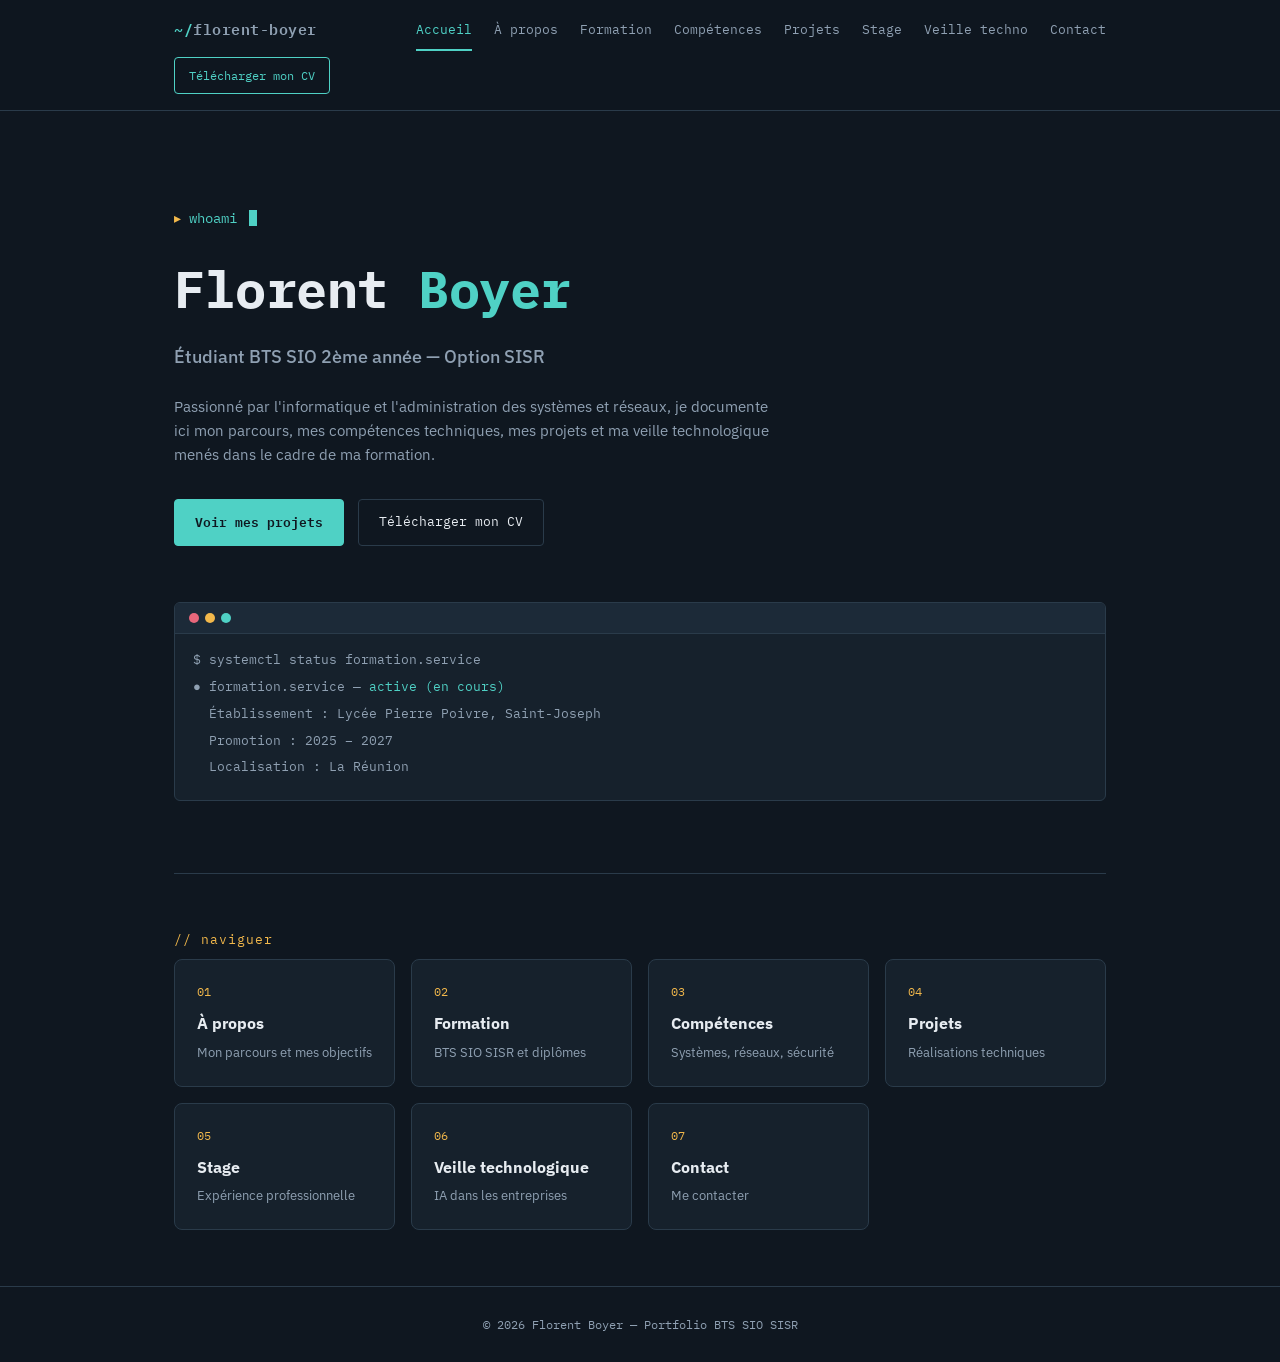
<file: index.html>
<!DOCTYPE html>
<html lang="fr">
<head>
<meta charset="UTF-8">
<meta name="viewport" content="width=device-width, initial-scale=1.0">
<title>Florent Boyer — Portfolio BTS SIO SISR</title>
<link rel="preconnect" href="https://fonts.googleapis.com">
<link href="https://fonts.googleapis.com/css2?family=IBM+Plex+Mono:wght@400;500;600;700&family=IBM+Plex+Sans:wght@400;500;600;700&display=swap" rel="stylesheet">
<link rel="stylesheet" href="style.css">
</head>
<body>

<header>
  <nav>
    <div class="logo">~/<span>florent-boyer</span></div>
    <div class="nav-links">
      <a href="index.html" class="active">Accueil</a>
      <a href="apropos.html">À propos</a>
      <a href="formation.html">Formation</a>
      <a href="competences.html">Compétences</a>
      <a href="projets.html">Projets</a>
      <a href="stage.html">Stage</a>
      <a href="veille.html">Veille techno</a>
      <a href="contact.html">Contact</a>
    </div>
    <a href="cv.pdf" target="_blank" rel="noopener" class="nav-cv">Télécharger mon CV</a>
  </nav>
</header>

<main class="wrap">

  <section class="hero" style="border-top:none;">
    <div class="prompt-line">whoami<span class="cursor"></span></div>
    <h1>Florent <span class="accent">Boyer</span></h1>
    <div class="role">Étudiant BTS SIO 2ème année — Option SISR</div>
    <p class="pitch">
      Passionné par l'informatique et l'administration des systèmes et réseaux, je documente ici
      mon parcours, mes compétences techniques, mes projets et ma veille technologique menés dans
      le cadre de ma formation.
    </p>
    <div class="hero-actions">
      <a href="projets.html" class="btn btn-primary">Voir mes projets</a>
      <a href="cv.pdf" target="_blank" rel="noopener" class="btn btn-ghost">Télécharger mon CV</a>
    </div>

    <div class="status-bar">
      <div class="status-bar-head">
        <div class="dot red"></div><div class="dot yellow"></div><div class="dot green"></div>
      </div>
      <div class="status-bar-body">
        <div class="line">$ systemctl status formation.service</div>
        <div class="line">● formation.service — <span class="ok">active (en cours)</span></div>
        <div class="line">&nbsp;&nbsp;Établissement : Lycée Pierre Poivre, Saint-Joseph</div>
        <div class="line">&nbsp;&nbsp;Promotion : 2025 – 2027</div>
        <div class="line">&nbsp;&nbsp;Localisation : La Réunion</div>
      </div>
    </div>
  </section>

  <section>
    <div class="section-label">// naviguer</div>
    <div class="nav-cards">
      <a href="apropos.html" class="nav-card">
        <div class="num">01</div>
        <h3>À propos</h3>
        <p>Mon parcours et mes objectifs</p>
      </a>
      <a href="formation.html" class="nav-card">
        <div class="num">02</div>
        <h3>Formation</h3>
        <p>BTS SIO SISR et diplômes</p>
      </a>
      <a href="competences.html" class="nav-card">
        <div class="num">03</div>
        <h3>Compétences</h3>
        <p>Systèmes, réseaux, sécurité</p>
      </a>
      <a href="projets.html" class="nav-card">
        <div class="num">04</div>
        <h3>Projets</h3>
        <p>Réalisations techniques</p>
      </a>
      <a href="stage.html" class="nav-card">
        <div class="num">05</div>
        <h3>Stage</h3>
        <p>Expérience professionnelle</p>
      </a>
      <a href="veille.html" class="nav-card">
        <div class="num">06</div>
        <h3>Veille technologique</h3>
        <p>IA dans les entreprises</p>
      </a>
      <a href="contact.html" class="nav-card">
        <div class="num">07</div>
        <h3>Contact</h3>
        <p>Me contacter</p>
      </a>
    </div>
  </section>

</main>

<footer>
  © 2026 Florent Boyer — Portfolio BTS SIO SISR
</footer>

</body>
</html>
</file>
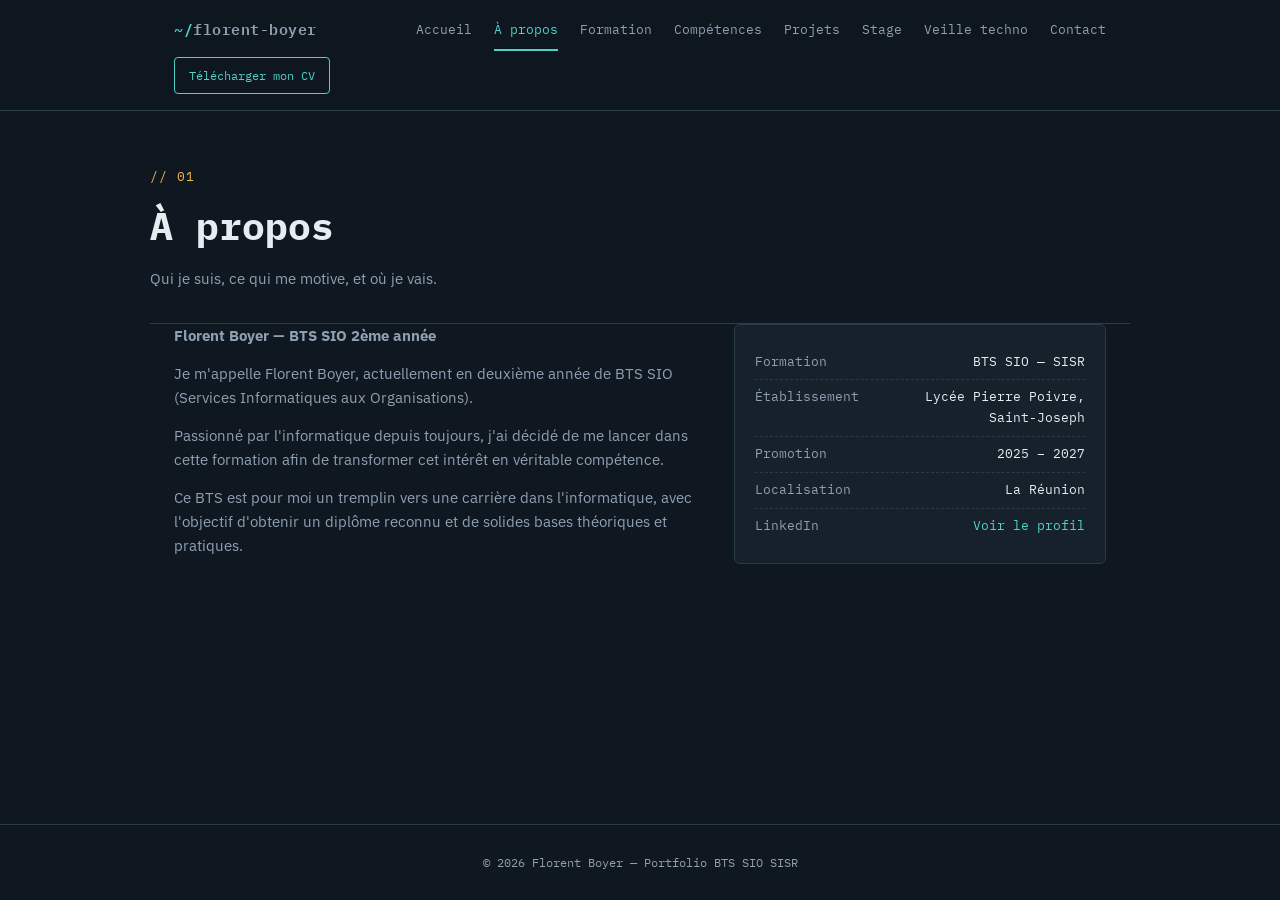
<file: apropos.html>
<!DOCTYPE html>
<html lang="fr">
<head>
<meta charset="UTF-8">
<meta name="viewport" content="width=device-width, initial-scale=1.0">
<title>À propos — Florent Boyer</title>
<link rel="preconnect" href="https://fonts.googleapis.com">
<link href="https://fonts.googleapis.com/css2?family=IBM+Plex+Mono:wght@400;500;600;700&family=IBM+Plex+Sans:wght@400;500;600;700&display=swap" rel="stylesheet">
<link rel="stylesheet" href="style.css">
</head>
<body>

<header>
  <nav>
    <div class="logo">~/<span>florent-boyer</span></div>
    <div class="nav-links">
      <a href="index.html">Accueil</a>
      <a href="apropos.html" class="active">À propos</a>
      <a href="formation.html">Formation</a>
      <a href="competences.html">Compétences</a>
      <a href="projets.html">Projets</a>
      <a href="stage.html">Stage</a>
      <a href="veille.html">Veille techno</a>
      <a href="contact.html">Contact</a>
    </div>
    <a href="cv.pdf" target="_blank" rel="noopener" class="nav-cv">Télécharger mon CV</a>
  </nav>
</header>

<main>
  <div class="page-header wrap">
    <div class="section-label">// 01</div>
    <h1 class="page-title">À propos</h1>
    <p class="page-sub">Qui je suis, ce qui me motive, et où je vais.</p>
  </div>

  <section class="wrap">
    <div class="about-grid">
      <div>
        <p><strong>Florent Boyer — BTS SIO 2ème année</strong></p>
        <p>Je m'appelle Florent Boyer, actuellement en deuxième année de BTS SIO (Services Informatiques aux Organisations).</p>
        <p>Passionné par l'informatique depuis toujours, j'ai décidé de me lancer dans cette formation afin de transformer cet intérêt en véritable compétence.</p>
        <p>Ce BTS est pour moi un tremplin vers une carrière dans l'informatique, avec l'objectif d'obtenir un diplôme reconnu et de solides bases théoriques et pratiques.</p>
      </div>
      <div class="info-card">
        <div><span class="k">Formation</span><span class="v">BTS SIO — SISR</span></div>
        <div><span class="k">Établissement</span><span class="v">Lycée Pierre Poivre, Saint-Joseph</span></div>
        <div><span class="k">Promotion</span><span class="v">2025 – 2027</span></div>
        <div><span class="k">Localisation</span><span class="v">La Réunion</span></div>
        <div><span class="k">LinkedIn</span><span class="v"><a href="https://www.linkedin.com/in/boyer-florent-1851bb3b8/" target="_blank" rel="noopener" style="color:var(--accent)">Voir le profil</a></span></div>
      </div>
    </div>
  </section>
</main>

<footer>
  © 2026 Florent Boyer — Portfolio BTS SIO SISR
</footer>

</body>
</html>
</file>
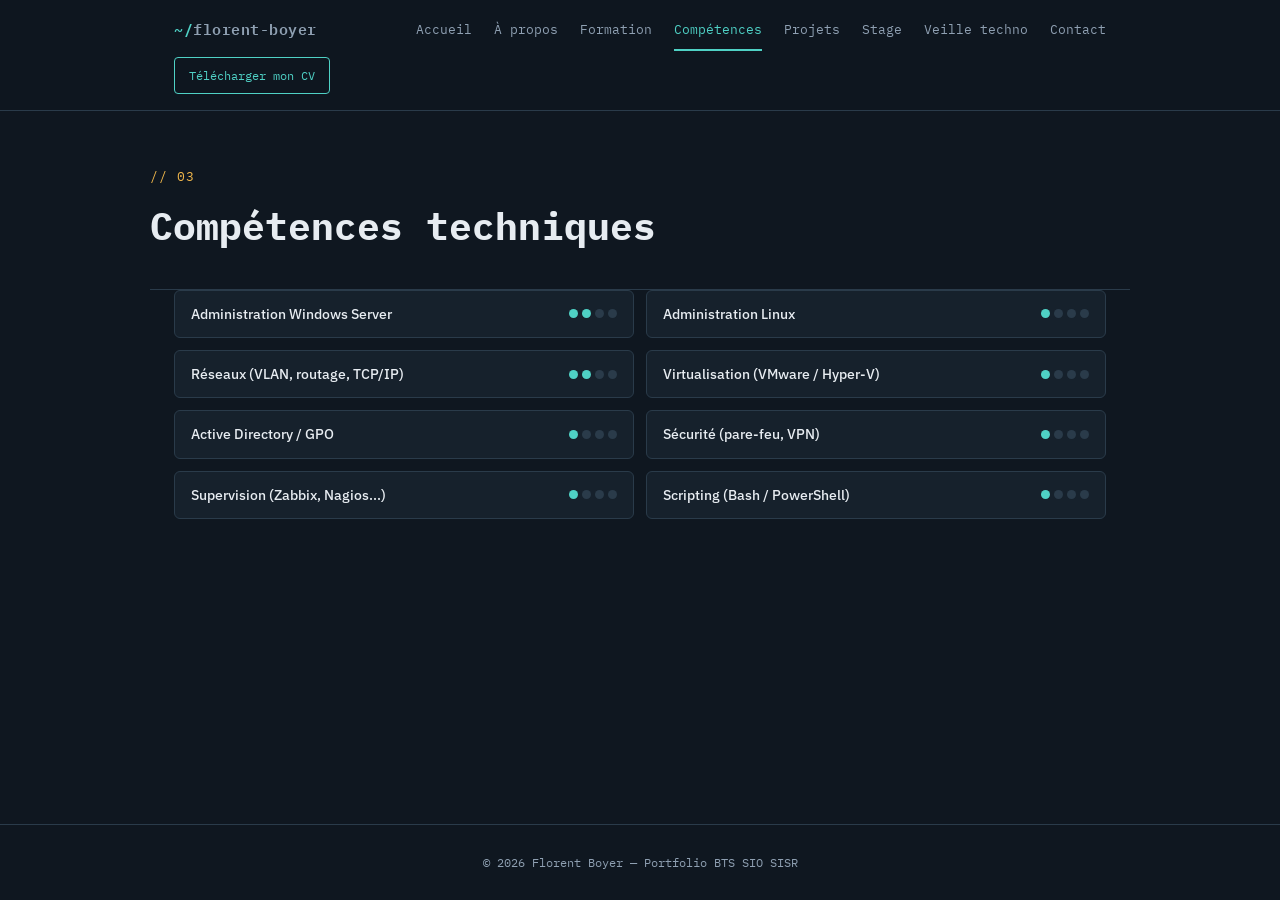
<file: competences.html>
<!DOCTYPE html>
<html lang="fr">
<head>
<meta charset="UTF-8">
<meta name="viewport" content="width=device-width, initial-scale=1.0">
<title>Compétences — Florent Boyer</title>
<link rel="preconnect" href="https://fonts.googleapis.com">
<link href="https://fonts.googleapis.com/css2?family=IBM+Plex+Mono:wght@400;500;600;700&family=IBM+Plex+Sans:wght@400;500;600;700&display=swap" rel="stylesheet">
<link rel="stylesheet" href="style.css">
</head>
<body>

<header>
  <nav>
    <div class="logo">~/<span>florent-boyer</span></div>
    <div class="nav-links">
      <a href="index.html">Accueil</a>
      <a href="apropos.html">À propos</a>
      <a href="formation.html">Formation</a>
      <a href="competences.html" class="active">Compétences</a>
      <a href="projets.html">Projets</a>
      <a href="stage.html">Stage</a>
      <a href="veille.html">Veille techno</a>
      <a href="contact.html">Contact</a>
    </div>
    <a href="cv.pdf" target="_blank" rel="noopener" class="nav-cv">Télécharger mon CV</a>
  </nav>
</header>

<main>
  <div class="page-header wrap">
    <div class="section-label">// 03</div>
    <h1 class="page-title">Compétences techniques</h1>
  </div>

  <section class="wrap">
    <div class="skills-grid">
      <div class="skill-row"><span class="skill-name">Administration Windows Server</span><span class="skill-level"><span class="lvl-dot on"></span><span class="lvl-dot on"></span><span class="lvl-dot"></span><span class="lvl-dot"></span></span></div>
      <div class="skill-row"><span class="skill-name">Administration Linux</span><span class="skill-level"><span class="lvl-dot on"></span><span class="lvl-dot"></span><span class="lvl-dot"></span><span class="lvl-dot"></span></span></div>
      <div class="skill-row"><span class="skill-name">Réseaux (VLAN, routage, TCP/IP)</span><span class="skill-level"><span class="lvl-dot on"></span><span class="lvl-dot on"></span><span class="lvl-dot"></span><span class="lvl-dot"></span></span></div>
      <div class="skill-row"><span class="skill-name">Virtualisation (VMware / Hyper-V)</span><span class="skill-level"><span class="lvl-dot on"></span><span class="lvl-dot"></span><span class="lvl-dot"></span><span class="lvl-dot"></span></span></div>
      <div class="skill-row"><span class="skill-name">Active Directory / GPO</span><span class="skill-level"><span class="lvl-dot on"></span><span class="lvl-dot"></span><span class="lvl-dot"></span><span class="lvl-dot"></span></span></div>
      <div class="skill-row"><span class="skill-name">Sécurité (pare-feu, VPN)</span><span class="skill-level"><span class="lvl-dot on"></span><span class="lvl-dot"></span><span class="lvl-dot"></span><span class="lvl-dot"></span></span></div>
      <div class="skill-row"><span class="skill-name">Supervision (Zabbix, Nagios...)</span><span class="skill-level"><span class="lvl-dot on"></span><span class="lvl-dot"></span><span class="lvl-dot"></span><span class="lvl-dot"></span></span></div>
      <div class="skill-row"><span class="skill-name">Scripting (Bash / PowerShell)</span><span class="skill-level"><span class="lvl-dot on"></span><span class="lvl-dot"></span><span class="lvl-dot"></span><span class="lvl-dot"></span></span></div>
    </div>
  </section>
</main>

<footer>
  © 2026 Florent Boyer — Portfolio BTS SIO SISR
</footer>

</body>
</html>
</file>
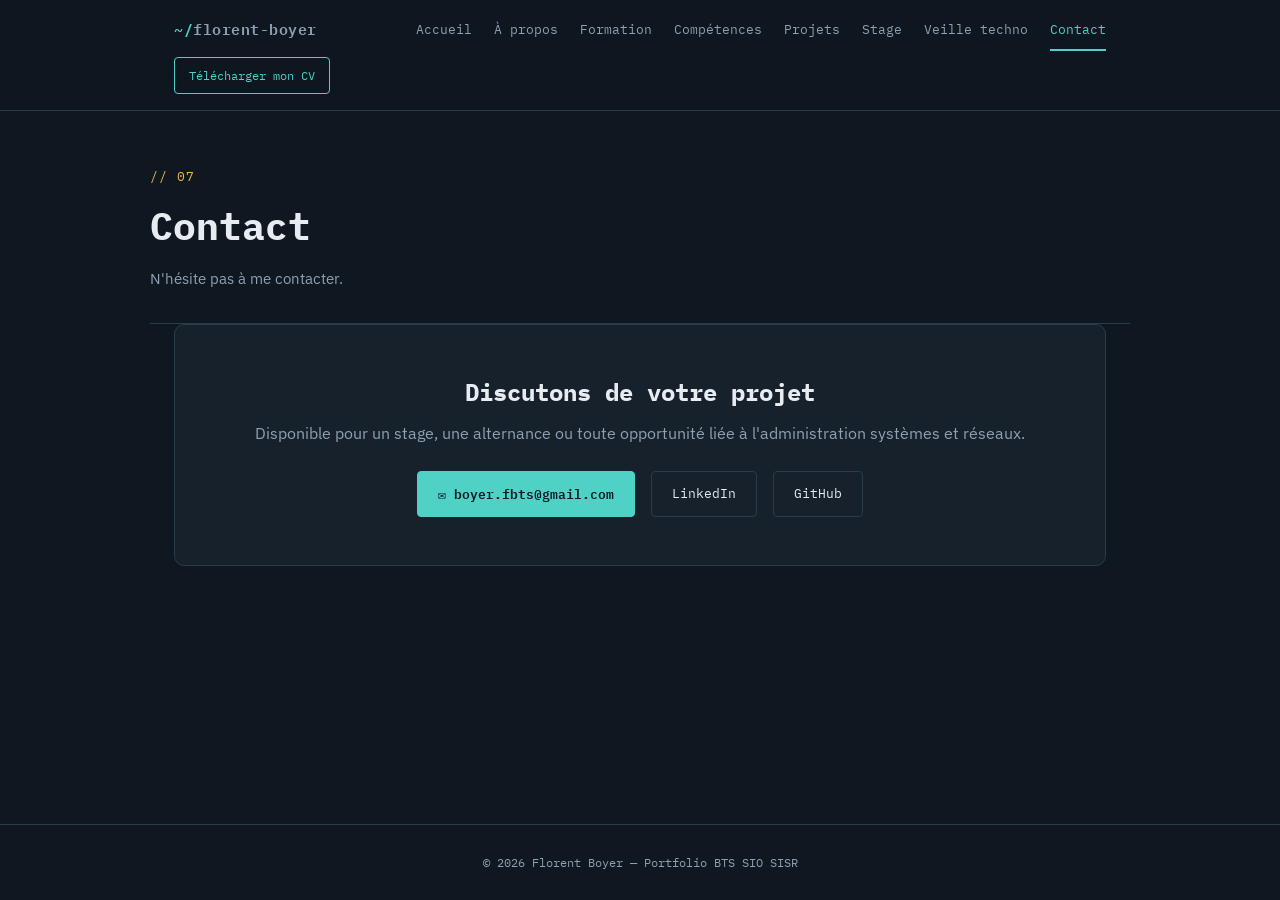
<file: contact.html>
<!DOCTYPE html>
<html lang="fr">
<head>
<meta charset="UTF-8">
<meta name="viewport" content="width=device-width, initial-scale=1.0">
<title>Contact — Florent Boyer</title>
<link rel="preconnect" href="https://fonts.googleapis.com">
<link href="https://fonts.googleapis.com/css2?family=IBM+Plex+Mono:wght@400;500;600;700&family=IBM+Plex+Sans:wght@400;500;600;700&display=swap" rel="stylesheet">
<link rel="stylesheet" href="style.css">
</head>
<body>

<header>
  <nav>
    <div class="logo">~/<span>florent-boyer</span></div>
    <div class="nav-links">
      <a href="index.html">Accueil</a>
      <a href="apropos.html">À propos</a>
      <a href="formation.html">Formation</a>
      <a href="competences.html">Compétences</a>
      <a href="projets.html">Projets</a>
      <a href="stage.html">Stage</a>
      <a href="veille.html">Veille techno</a>
      <a href="contact.html" class="active">Contact</a>
    </div>
    <a href="cv.pdf" target="_blank" rel="noopener" class="nav-cv">Télécharger mon CV</a>
  </nav>
</header>

<main>
  <div class="page-header wrap">
    <div class="section-label">// 07</div>
    <h1 class="page-title">Contact</h1>
    <p class="page-sub">N'hésite pas à me contacter.</p>
  </div>

  <section class="wrap">
    <div class="contact-box">
      <h2>Discutons de votre projet</h2>
      <p>Disponible pour un stage, une alternance ou toute opportunité liée à l'administration systèmes et réseaux.</p>
      <div class="contact-links">
        <a href="mailto:boyer.fbts@gmail.com" class="btn btn-primary">✉ boyer.fbts@gmail.com</a>
        <a href="https://www.linkedin.com/in/boyer-florent-1851bb3b8/" class="btn btn-ghost" target="_blank" rel="noopener">LinkedIn</a>
        <a href="https://github.com/florent-boyer" class="btn btn-ghost" target="_blank" rel="noopener">GitHub</a>
      </div>
    </div>
  </section>
</main>

<footer>
  © 2026 Florent Boyer — Portfolio BTS SIO SISR
</footer>

</body>
</html>
</file>
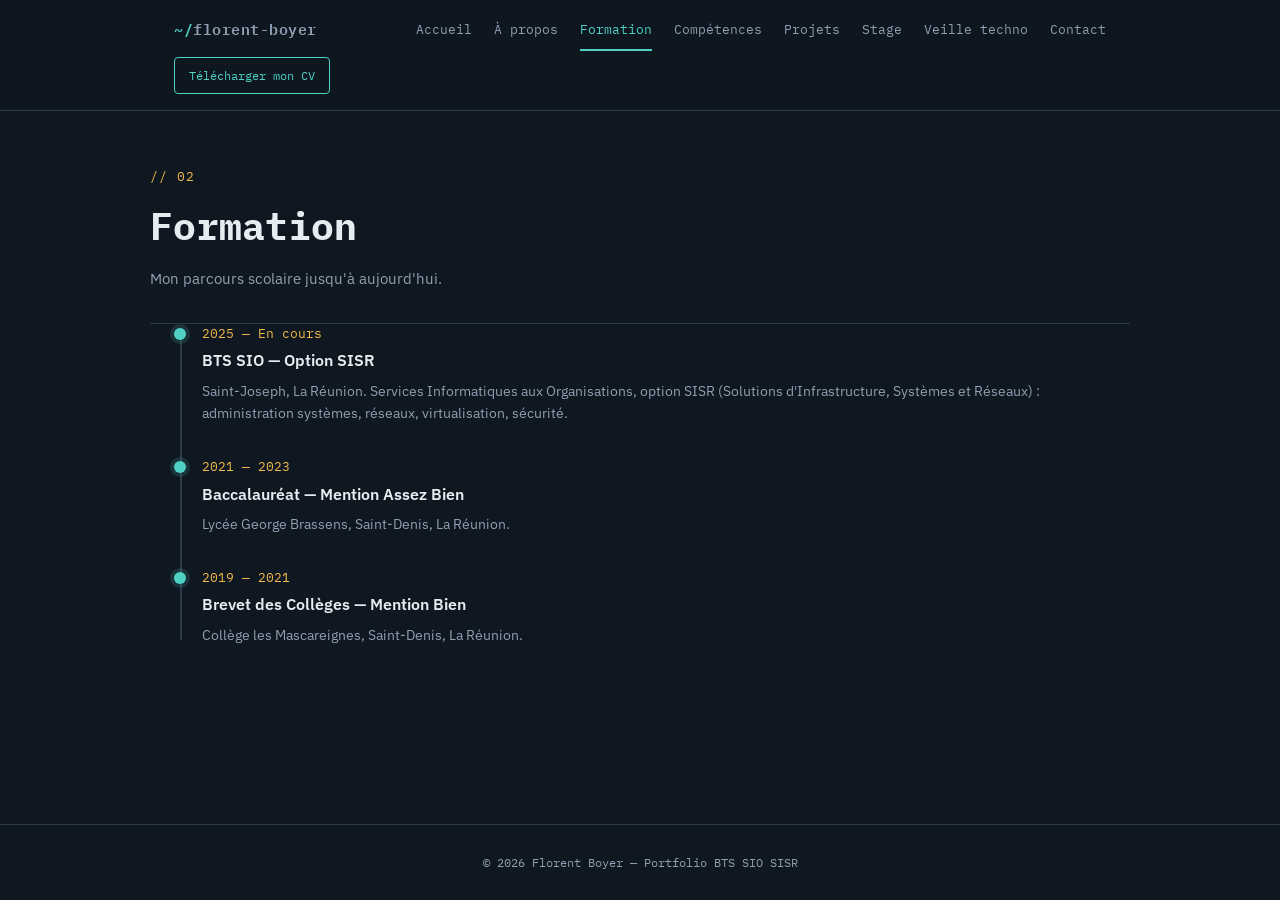
<file: formation.html>
<!DOCTYPE html>
<html lang="fr">
<head>
<meta charset="UTF-8">
<meta name="viewport" content="width=device-width, initial-scale=1.0">
<title>Formation — Florent Boyer</title>
<link rel="preconnect" href="https://fonts.googleapis.com">
<link href="https://fonts.googleapis.com/css2?family=IBM+Plex+Mono:wght@400;500;600;700&family=IBM+Plex+Sans:wght@400;500;600;700&display=swap" rel="stylesheet">
<link rel="stylesheet" href="style.css">
</head>
<body>

<header>
  <nav>
    <div class="logo">~/<span>florent-boyer</span></div>
    <div class="nav-links">
      <a href="index.html">Accueil</a>
      <a href="apropos.html">À propos</a>
      <a href="formation.html" class="active">Formation</a>
      <a href="competences.html">Compétences</a>
      <a href="projets.html">Projets</a>
      <a href="stage.html">Stage</a>
      <a href="veille.html">Veille techno</a>
      <a href="contact.html">Contact</a>
    </div>
    <a href="cv.pdf" target="_blank" rel="noopener" class="nav-cv">Télécharger mon CV</a>
  </nav>
</header>

<main>
  <div class="page-header wrap">
    <div class="section-label">// 02</div>
    <h1 class="page-title">Formation</h1>
    <p class="page-sub">Mon parcours scolaire jusqu'à aujourd'hui.</p>
  </div>

  <section class="wrap">
    <div class="timeline">
      <div class="tl-item">
        <div class="tl-date">2025 — En cours</div>
        <div class="tl-title">BTS SIO — Option SISR</div>
        <div class="tl-desc">Saint-Joseph, La Réunion. Services Informatiques aux Organisations, option SISR (Solutions d'Infrastructure, Systèmes et Réseaux) : administration systèmes, réseaux, virtualisation, sécurité.</div>
      </div>
      <div class="tl-item">
        <div class="tl-date">2021 — 2023</div>
        <div class="tl-title">Baccalauréat — Mention Assez Bien</div>
        <div class="tl-desc">Lycée George Brassens, Saint-Denis, La Réunion.</div>
      </div>
      <div class="tl-item">
        <div class="tl-date">2019 — 2021</div>
        <div class="tl-title">Brevet des Collèges — Mention Bien</div>
        <div class="tl-desc">Collège les Mascareignes, Saint-Denis, La Réunion.</div>
      </div>
    </div>
  </section>
</main>

<footer>
  © 2026 Florent Boyer — Portfolio BTS SIO SISR
</footer>

</body>
</html>
</file>
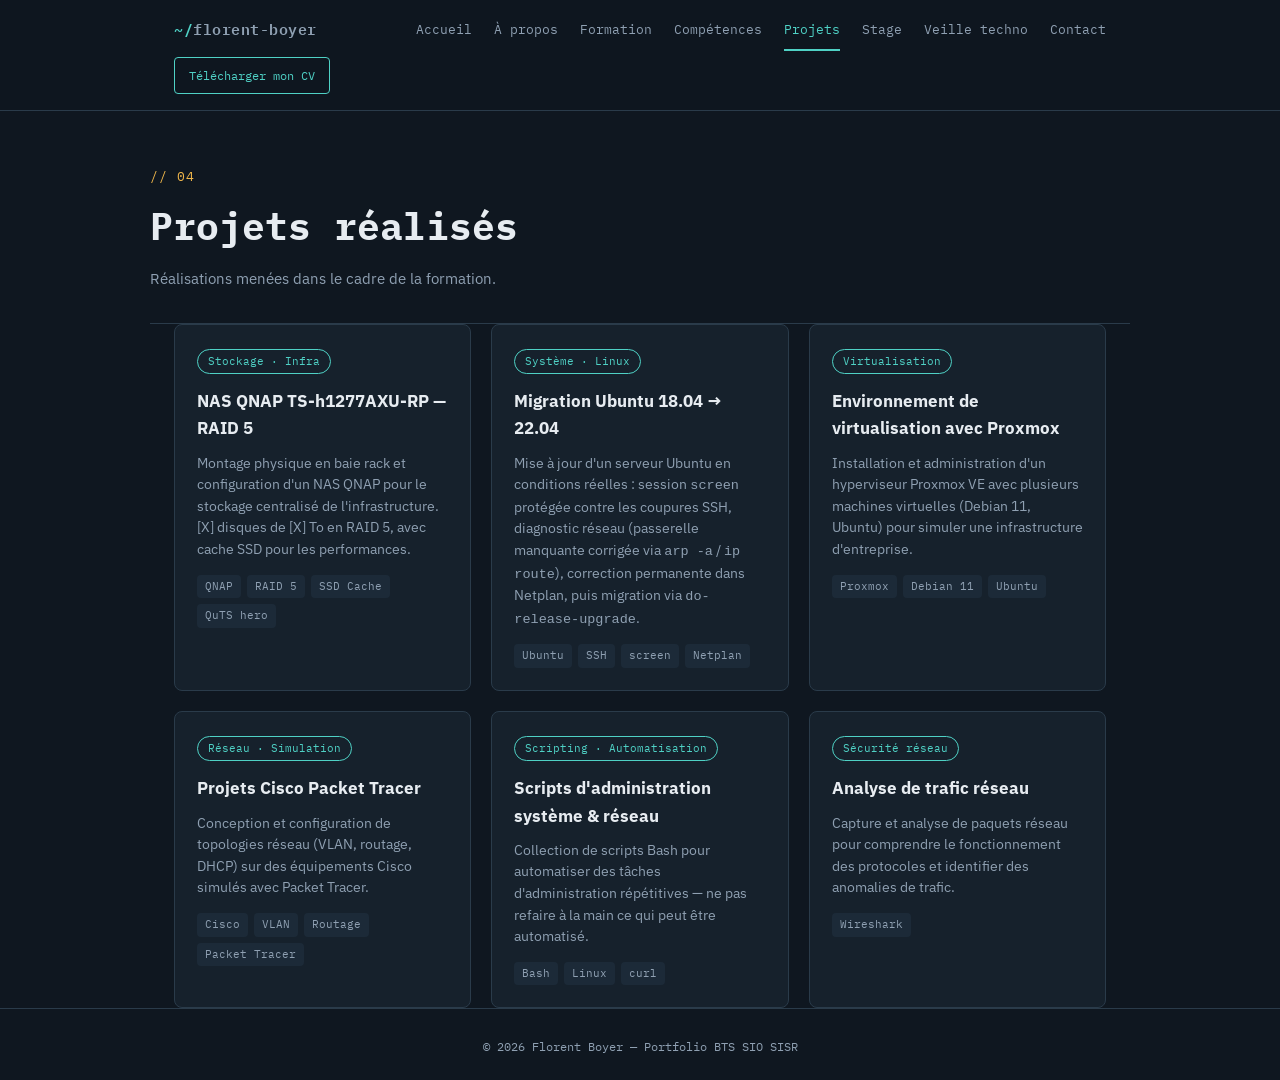
<file: projets-2.html>
<!DOCTYPE html>
<html lang="fr">
<head>
<meta charset="UTF-8">
<meta name="viewport" content="width=device-width, initial-scale=1.0">
<title>Projets — Florent Boyer</title>
<link rel="preconnect" href="https://fonts.googleapis.com">
<link href="https://fonts.googleapis.com/css2?family=IBM+Plex+Mono:wght@400;500;600;700&family=IBM+Plex+Sans:wght@400;500;600;700&display=swap" rel="stylesheet">
<link rel="stylesheet" href="style.css">
</head>
<body>

<header>
  <nav>
    <div class="logo">~/<span>florent-boyer</span></div>
    <div class="nav-links">
      <a href="index.html">Accueil</a>
      <a href="apropos.html">À propos</a>
      <a href="formation.html">Formation</a>
      <a href="competences.html">Compétences</a>
      <a href="projets.html" class="active">Projets</a>
      <a href="stage.html">Stage</a>
      <a href="veille.html">Veille techno</a>
      <a href="contact.html">Contact</a>
    </div>
    <a href="cv.pdf" target="_blank" rel="noopener" class="nav-cv">Télécharger mon CV</a>
  </nav>
</header>

<main>
  <div class="page-header wrap">
    <div class="section-label">// 04</div>
    <h1 class="page-title">Projets réalisés</h1>
    <p class="page-sub">Réalisations menées dans le cadre de la formation.</p>
  </div>

  <section class="wrap">
    <div class="projects-grid">
      <div class="project-card">
        <span class="project-tag">Stockage · Infra</span>
        <h3>NAS QNAP TS-h1277AXU-RP — RAID 5</h3>
        <p>Montage physique en baie rack et configuration d'un NAS QNAP pour le stockage centralisé de l'infrastructure. [X] disques de [X] To en RAID 5, avec cache SSD pour les performances.</p>
        <div class="project-stack"><span>QNAP</span><span>RAID 5</span><span>SSD Cache</span><span>QuTS hero</span></div>
      </div>
      <div class="project-card">
        <span class="project-tag">Système · Linux</span>
        <h3>Migration Ubuntu 18.04 → 22.04</h3>
        <p>Mise à jour d'un serveur Ubuntu en conditions réelles : session <code>screen</code> protégée contre les coupures SSH, diagnostic réseau (passerelle manquante corrigée via <code>arp -a</code> / <code>ip route</code>), correction permanente dans Netplan, puis migration via <code>do-release-upgrade</code>.</p>
        <div class="project-stack"><span>Ubuntu</span><span>SSH</span><span>screen</span><span>Netplan</span></div>
      </div>
      <div class="project-card">
        <span class="project-tag">Virtualisation</span>
        <h3>Environnement de virtualisation avec Proxmox</h3>
        <p>Installation et administration d'un hyperviseur Proxmox VE avec plusieurs machines virtuelles (Debian 11, Ubuntu) pour simuler une infrastructure d'entreprise.</p>
        <div class="project-stack"><span>Proxmox</span><span>Debian 11</span><span>Ubuntu</span></div>
      </div>
      <div class="project-card">
        <span class="project-tag">Réseau · Simulation</span>
        <h3>Projets Cisco Packet Tracer</h3>
        <p>Conception et configuration de topologies réseau (VLAN, routage, DHCP) sur des équipements Cisco simulés avec Packet Tracer.</p>
        <div class="project-stack"><span>Cisco</span><span>VLAN</span><span>Routage</span><span>Packet Tracer</span></div>
      </div>
      <div class="project-card">
        <span class="project-tag">Scripting · Automatisation</span>
        <h3>Scripts d'administration système & réseau</h3>
        <p>Collection de scripts Bash pour automatiser des tâches d'administration répétitives — ne pas refaire à la main ce qui peut être automatisé.</p>
        <div class="project-stack"><span>Bash</span><span>Linux</span><span>curl</span></div>
      </div>
      <div class="project-card">
        <span class="project-tag">Sécurité réseau</span>
        <h3>Analyse de trafic réseau</h3>
        <p>Capture et analyse de paquets réseau pour comprendre le fonctionnement des protocoles et identifier des anomalies de trafic.</p>
        <div class="project-stack"><span>Wireshark</span></div>
      </div>
    </div>
  </section>
</main>

<footer>
  © 2026 Florent Boyer — Portfolio BTS SIO SISR
</footer>

</body>
</html>
</file>
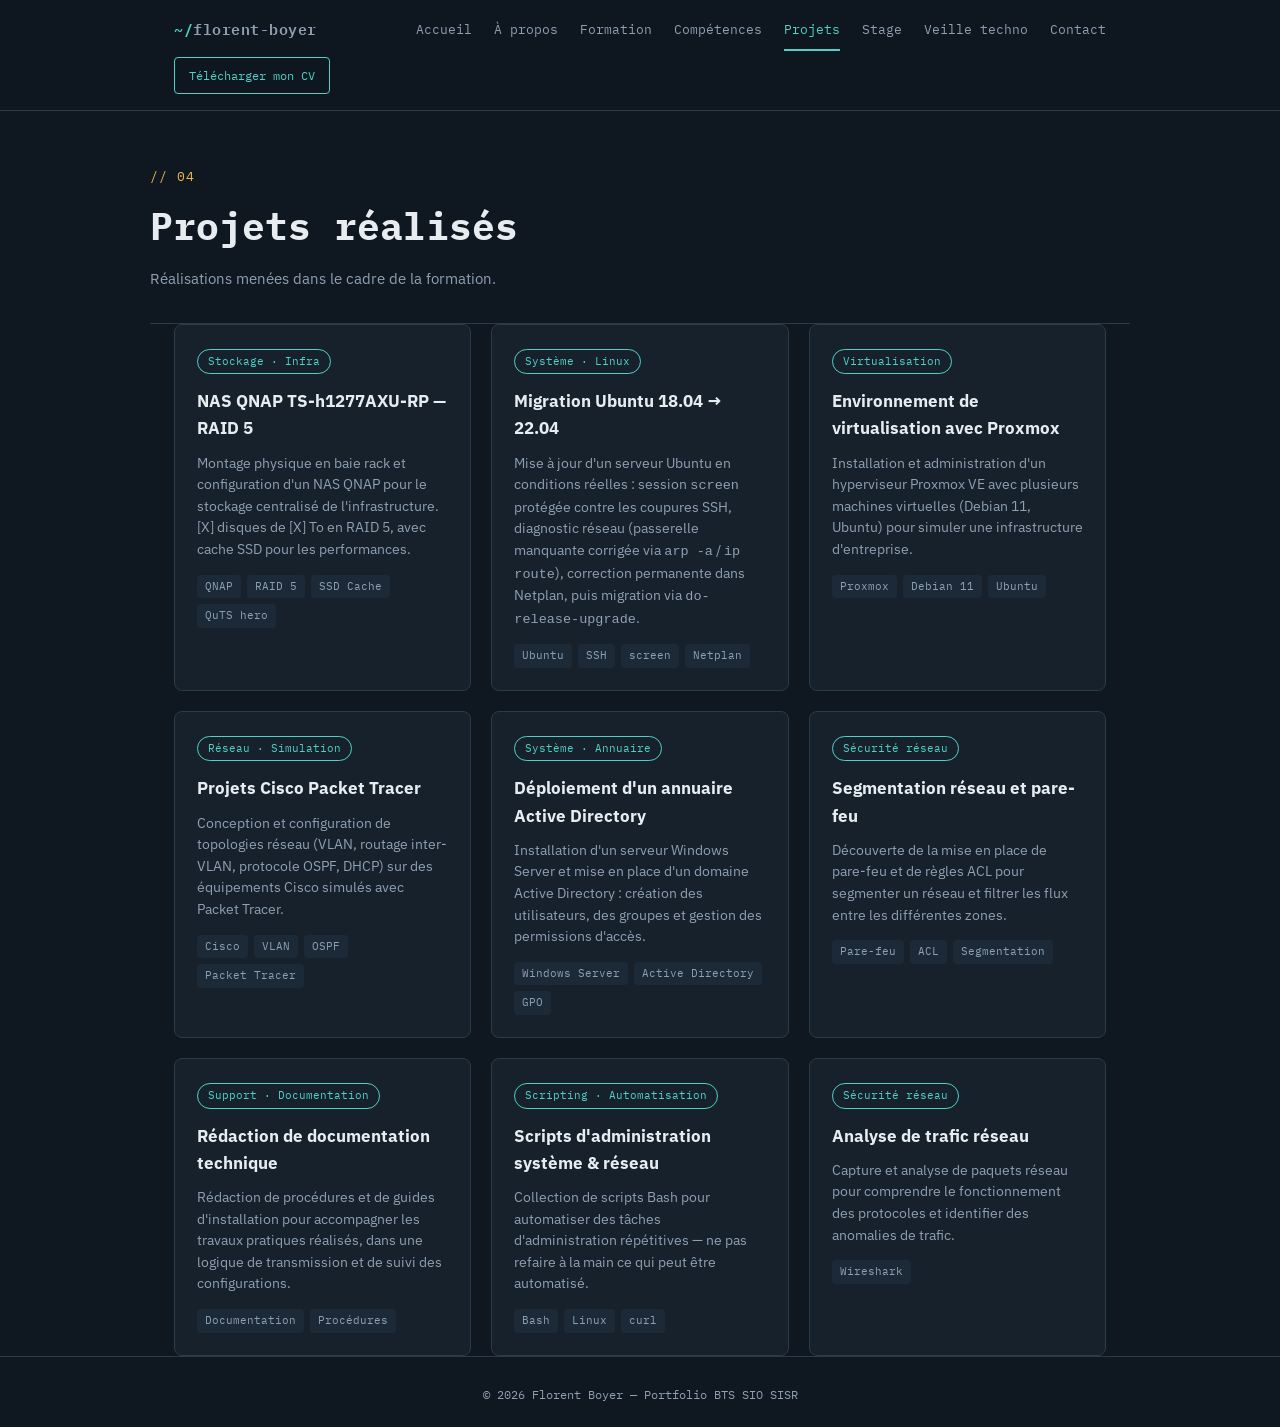
<file: projets-3.html>
<!DOCTYPE html>
<html lang="fr">
<head>
<meta charset="UTF-8">
<meta name="viewport" content="width=device-width, initial-scale=1.0">
<title>Projets — Florent Boyer</title>
<link rel="preconnect" href="https://fonts.googleapis.com">
<link href="https://fonts.googleapis.com/css2?family=IBM+Plex+Mono:wght@400;500;600;700&family=IBM+Plex+Sans:wght@400;500;600;700&display=swap" rel="stylesheet">
<link rel="stylesheet" href="style.css">
</head>
<body>

<header>
  <nav>
    <div class="logo">~/<span>florent-boyer</span></div>
    <div class="nav-links">
      <a href="index.html">Accueil</a>
      <a href="apropos.html">À propos</a>
      <a href="formation.html">Formation</a>
      <a href="competences.html">Compétences</a>
      <a href="projets.html" class="active">Projets</a>
      <a href="stage.html">Stage</a>
      <a href="veille.html">Veille techno</a>
      <a href="contact.html">Contact</a>
    </div>
    <a href="cv.pdf" target="_blank" rel="noopener" class="nav-cv">Télécharger mon CV</a>
  </nav>
</header>

<main>
  <div class="page-header wrap">
    <div class="section-label">// 04</div>
    <h1 class="page-title">Projets réalisés</h1>
    <p class="page-sub">Réalisations menées dans le cadre de la formation.</p>
  </div>

  <section class="wrap">
    <div class="projects-grid">
      <div class="project-card">
        <span class="project-tag">Stockage · Infra</span>
        <h3>NAS QNAP TS-h1277AXU-RP — RAID 5</h3>
        <p>Montage physique en baie rack et configuration d'un NAS QNAP pour le stockage centralisé de l'infrastructure. [X] disques de [X] To en RAID 5, avec cache SSD pour les performances.</p>
        <div class="project-stack"><span>QNAP</span><span>RAID 5</span><span>SSD Cache</span><span>QuTS hero</span></div>
      </div>
      <div class="project-card">
        <span class="project-tag">Système · Linux</span>
        <h3>Migration Ubuntu 18.04 → 22.04</h3>
        <p>Mise à jour d'un serveur Ubuntu en conditions réelles : session <code>screen</code> protégée contre les coupures SSH, diagnostic réseau (passerelle manquante corrigée via <code>arp -a</code> / <code>ip route</code>), correction permanente dans Netplan, puis migration via <code>do-release-upgrade</code>.</p>
        <div class="project-stack"><span>Ubuntu</span><span>SSH</span><span>screen</span><span>Netplan</span></div>
      </div>
      <div class="project-card">
        <span class="project-tag">Virtualisation</span>
        <h3>Environnement de virtualisation avec Proxmox</h3>
        <p>Installation et administration d'un hyperviseur Proxmox VE avec plusieurs machines virtuelles (Debian 11, Ubuntu) pour simuler une infrastructure d'entreprise.</p>
        <div class="project-stack"><span>Proxmox</span><span>Debian 11</span><span>Ubuntu</span></div>
      </div>
      <div class="project-card">
        <span class="project-tag">Réseau · Simulation</span>
        <h3>Projets Cisco Packet Tracer</h3>
        <p>Conception et configuration de topologies réseau (VLAN, routage inter-VLAN, protocole OSPF, DHCP) sur des équipements Cisco simulés avec Packet Tracer.</p>
        <div class="project-stack"><span>Cisco</span><span>VLAN</span><span>OSPF</span><span>Packet Tracer</span></div>
      </div>
      <div class="project-card">
        <span class="project-tag">Système · Annuaire</span>
        <h3>Déploiement d'un annuaire Active Directory</h3>
        <p>Installation d'un serveur Windows Server et mise en place d'un domaine Active Directory : création des utilisateurs, des groupes et gestion des permissions d'accès.</p>
        <div class="project-stack"><span>Windows Server</span><span>Active Directory</span><span>GPO</span></div>
      </div>
      <div class="project-card">
        <span class="project-tag">Sécurité réseau</span>
        <h3>Segmentation réseau et pare-feu</h3>
        <p>Découverte de la mise en place de pare-feu et de règles ACL pour segmenter un réseau et filtrer les flux entre les différentes zones.</p>
        <div class="project-stack"><span>Pare-feu</span><span>ACL</span><span>Segmentation</span></div>
      </div>
      <div class="project-card">
        <span class="project-tag">Support · Documentation</span>
        <h3>Rédaction de documentation technique</h3>
        <p>Rédaction de procédures et de guides d'installation pour accompagner les travaux pratiques réalisés, dans une logique de transmission et de suivi des configurations.</p>
        <div class="project-stack"><span>Documentation</span><span>Procédures</span></div>
      </div>
      <div class="project-card">
        <span class="project-tag">Scripting · Automatisation</span>
        <h3>Scripts d'administration système & réseau</h3>
        <p>Collection de scripts Bash pour automatiser des tâches d'administration répétitives — ne pas refaire à la main ce qui peut être automatisé.</p>
        <div class="project-stack"><span>Bash</span><span>Linux</span><span>curl</span></div>
      </div>
      <div class="project-card">
        <span class="project-tag">Sécurité réseau</span>
        <h3>Analyse de trafic réseau</h3>
        <p>Capture et analyse de paquets réseau pour comprendre le fonctionnement des protocoles et identifier des anomalies de trafic.</p>
        <div class="project-stack"><span>Wireshark</span></div>
      </div>
    </div>
  </section>
</main>

<footer>
  © 2026 Florent Boyer — Portfolio BTS SIO SISR
</footer>

</body>
</html>
</file>
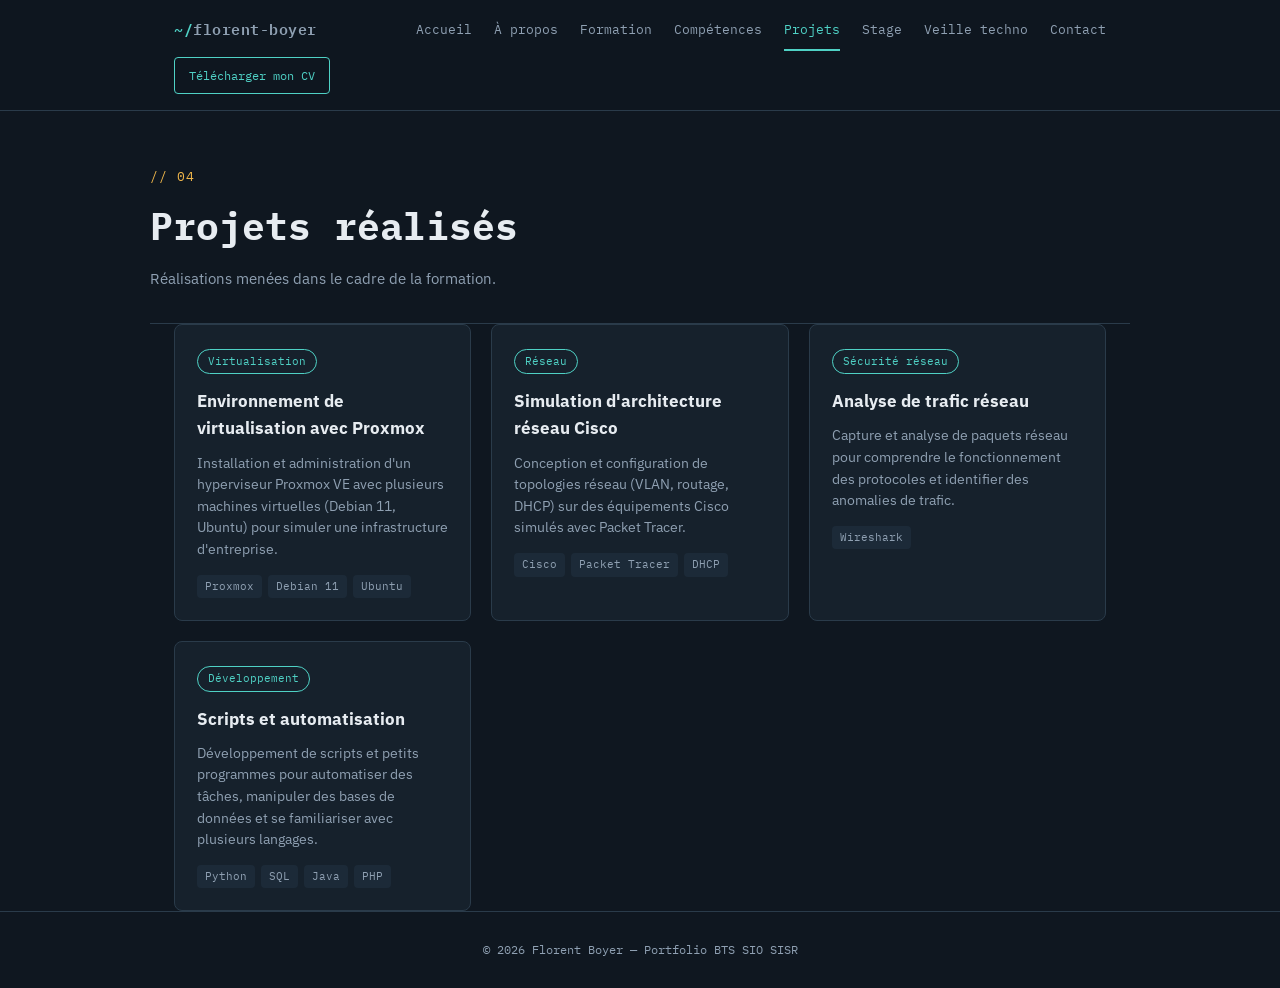
<file: projets.html>
<!DOCTYPE html>
<html lang="fr">
<head>
<meta charset="UTF-8">
<meta name="viewport" content="width=device-width, initial-scale=1.0">
<title>Projets — Florent Boyer</title>
<link rel="preconnect" href="https://fonts.googleapis.com">
<link href="https://fonts.googleapis.com/css2?family=IBM+Plex+Mono:wght@400;500;600;700&family=IBM+Plex+Sans:wght@400;500;600;700&display=swap" rel="stylesheet">
<link rel="stylesheet" href="style.css">
</head>
<body>

<header>
  <nav>
    <div class="logo">~/<span>florent-boyer</span></div>
    <div class="nav-links">
      <a href="index.html">Accueil</a>
      <a href="apropos.html">À propos</a>
      <a href="formation.html">Formation</a>
      <a href="competences.html">Compétences</a>
      <a href="projets.html" class="active">Projets</a>
      <a href="stage.html">Stage</a>
      <a href="veille.html">Veille techno</a>
      <a href="contact.html">Contact</a>
    </div>
    <a href="cv.pdf" target="_blank" rel="noopener" class="nav-cv">Télécharger mon CV</a>
  </nav>
</header>

<main>
  <div class="page-header wrap">
    <div class="section-label">// 04</div>
    <h1 class="page-title">Projets réalisés</h1>
    <p class="page-sub">Réalisations menées dans le cadre de la formation.</p>
  </div>

  <section class="wrap">
    <div class="projects-grid">
      <div class="project-card">
        <span class="project-tag">Virtualisation</span>
        <h3>Environnement de virtualisation avec Proxmox</h3>
        <p>Installation et administration d'un hyperviseur Proxmox VE avec plusieurs machines virtuelles (Debian 11, Ubuntu) pour simuler une infrastructure d'entreprise.</p>
        <div class="project-stack"><span>Proxmox</span><span>Debian 11</span><span>Ubuntu</span></div>
      </div>
      <div class="project-card">
        <span class="project-tag">Réseau</span>
        <h3>Simulation d'architecture réseau Cisco</h3>
        <p>Conception et configuration de topologies réseau (VLAN, routage, DHCP) sur des équipements Cisco simulés avec Packet Tracer.</p>
        <div class="project-stack"><span>Cisco</span><span>Packet Tracer</span><span>DHCP</span></div>
      </div>
      <div class="project-card">
        <span class="project-tag">Sécurité réseau</span>
        <h3>Analyse de trafic réseau</h3>
        <p>Capture et analyse de paquets réseau pour comprendre le fonctionnement des protocoles et identifier des anomalies de trafic.</p>
        <div class="project-stack"><span>Wireshark</span></div>
      </div>
      <div class="project-card">
        <span class="project-tag">Développement</span>
        <h3>Scripts et automatisation</h3>
        <p>Développement de scripts et petits programmes pour automatiser des tâches, manipuler des bases de données et se familiariser avec plusieurs langages.</p>
        <div class="project-stack"><span>Python</span><span>SQL</span><span>Java</span><span>PHP</span></div>
      </div>
    </div>
  </section>
</main>

<footer>
  © 2026 Florent Boyer — Portfolio BTS SIO SISR
</footer>

</body>
</html>
</file>
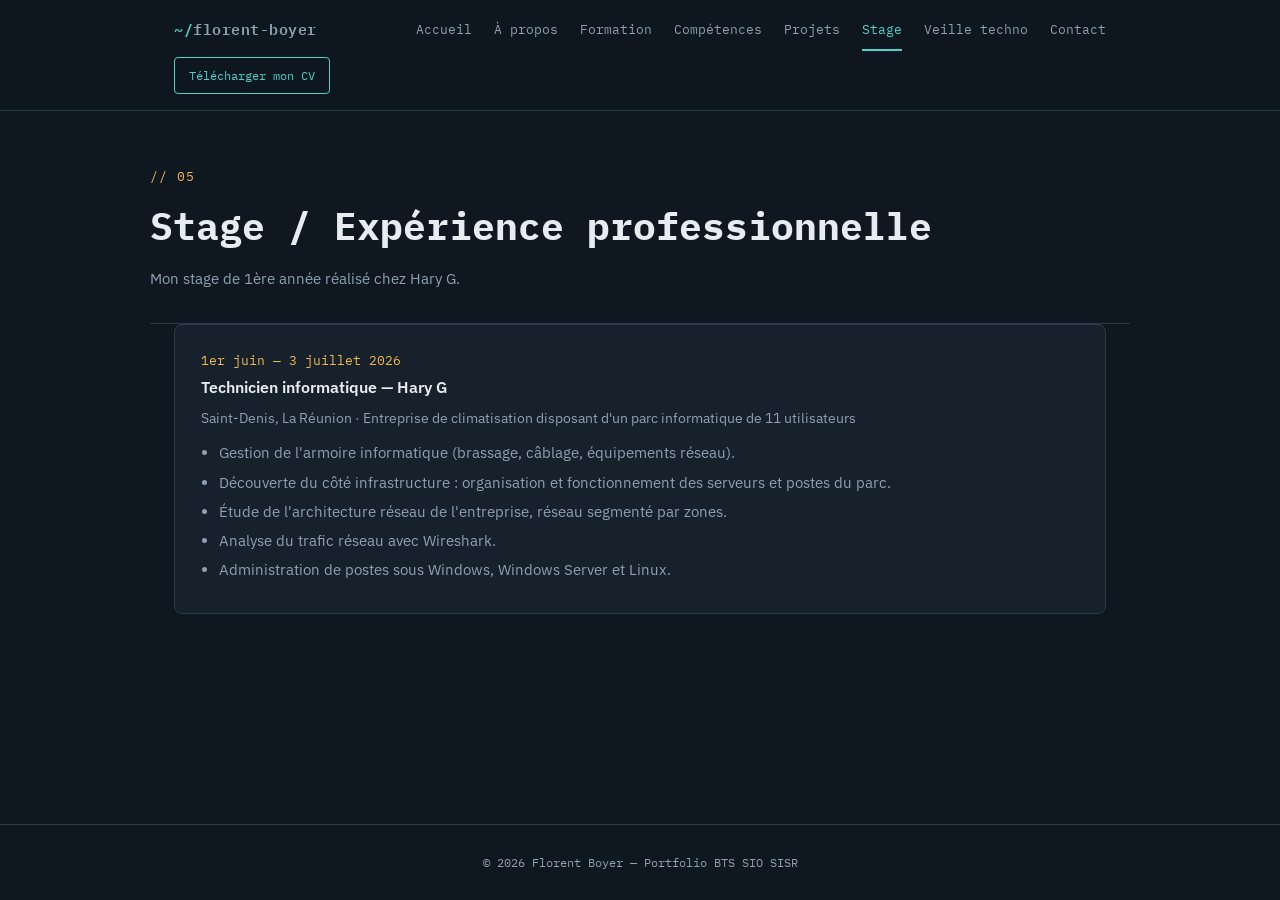
<file: stage.html>
<!DOCTYPE html>
<html lang="fr">
<head>
<meta charset="UTF-8">
<meta name="viewport" content="width=device-width, initial-scale=1.0">
<title>Stage — Florent Boyer</title>
<link rel="preconnect" href="https://fonts.googleapis.com">
<link href="https://fonts.googleapis.com/css2?family=IBM+Plex+Mono:wght@400;500;600;700&family=IBM+Plex+Sans:wght@400;500;600;700&display=swap" rel="stylesheet">
<link rel="stylesheet" href="style.css">
</head>
<body>

<header>
  <nav>
    <div class="logo">~/<span>florent-boyer</span></div>
    <div class="nav-links">
      <a href="index.html">Accueil</a>
      <a href="apropos.html">À propos</a>
      <a href="formation.html">Formation</a>
      <a href="competences.html">Compétences</a>
      <a href="projets.html">Projets</a>
      <a href="stage.html" class="active">Stage</a>
      <a href="veille.html">Veille techno</a>
      <a href="contact.html">Contact</a>
    </div>
    <a href="cv.pdf" target="_blank" rel="noopener" class="nav-cv">Télécharger mon CV</a>
  </nav>
</header>

<main>
  <div class="page-header wrap">
    <div class="section-label">// 05</div>
    <h1 class="page-title">Stage / Expérience professionnelle</h1>
    <p class="page-sub">Mon stage de 1ère année réalisé chez Hary G.</p>
  </div>

  <section class="wrap">
    <div class="stage-card">
      <div class="tl-date">1er juin — 3 juillet 2026</div>
      <div class="tl-title">Technicien informatique — Hary G</div>
      <div class="tl-desc">Saint-Denis, La Réunion · Entreprise de climatisation disposant d'un parc informatique de 11 utilisateurs</div>
      <ul>
        <li>Gestion de l'armoire informatique (brassage, câblage, équipements réseau).</li>
        <li>Découverte du côté infrastructure : organisation et fonctionnement des serveurs et postes du parc.</li>
        <li>Étude de l'architecture réseau de l'entreprise, réseau segmenté par zones.</li>
        <li>Analyse du trafic réseau avec Wireshark.</li>
        <li>Administration de postes sous Windows, Windows Server et Linux.</li>
      </ul>
    </div>
  </section>
</main>

<footer>
  © 2026 Florent Boyer — Portfolio BTS SIO SISR
</footer>

</body>
</html>
</file>
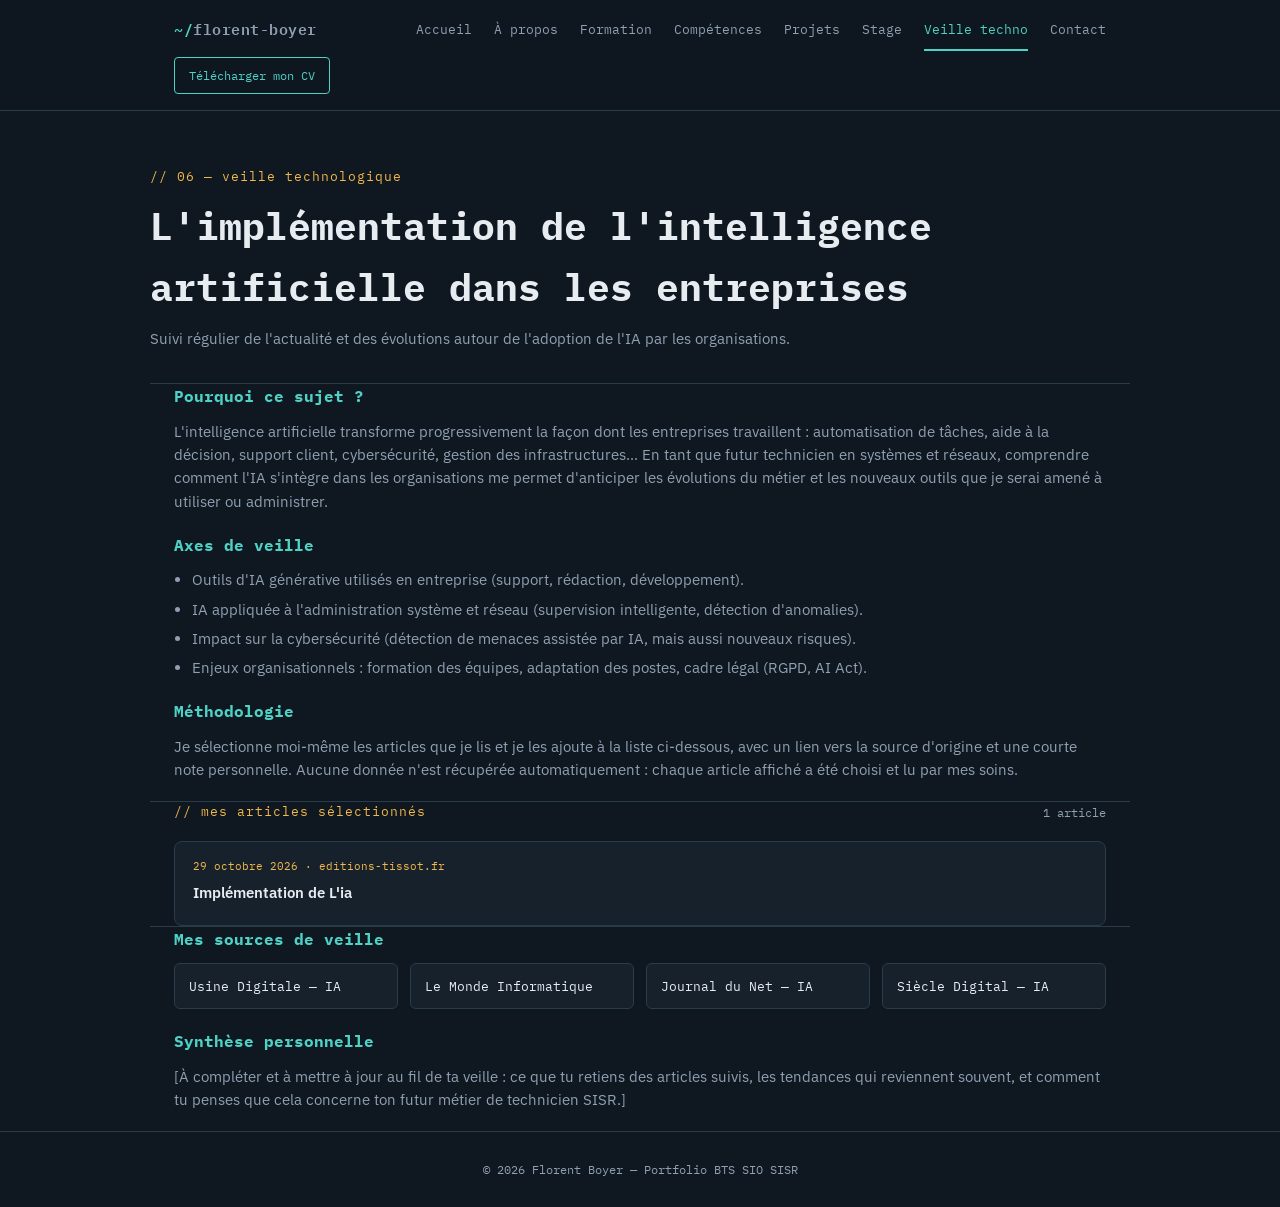
<file: veille.html>
<!DOCTYPE html>
<html lang="fr">
<head>
<meta charset="UTF-8">
<meta name="viewport" content="width=device-width, initial-scale=1.0">
<title>Veille technologique — Florent Boyer</title>
<link rel="preconnect" href="https://fonts.googleapis.com">
<link href="https://fonts.googleapis.com/css2?family=IBM+Plex+Mono:wght@400;500;600;700&family=IBM+Plex+Sans:wght@400;500;600;700&display=swap" rel="stylesheet">
<link rel="stylesheet" href="style.css">
<style>
  .admin-bar{ display:none; background: var(--bg-panel); border: 1px solid var(--accent-2); border-radius: 8px; padding: 18px; margin-bottom: 24px; }
  .admin-bar.on{ display:block; }
  .admin-bar h3{ font-family: var(--font-mono); font-size: 14px; color: var(--accent-2); margin-bottom: 12px; }
  .admin-grid{ display:grid; grid-template-columns: 1fr 1fr; gap: 10px; }
  .admin-grid .full{ grid-column: 1 / -1; }
  .admin-bar input, .admin-bar textarea{
    width:100%; background: var(--bg); color: var(--text); border: 1px solid var(--line); border-radius: 4px;
    padding: 10px 12px; font-family: var(--font-sans); font-size: 14px;
  }
  .admin-bar input:focus, .admin-bar textarea:focus{ outline: 2px solid var(--accent); outline-offset: 1px; }
  .admin-bar textarea{ resize: vertical; min-height: 60px; }
  .admin-actions{ display:flex; gap:10px; flex-wrap:wrap; margin-top: 12px; align-items:center; }
  .admin-msg{ font-family: var(--font-mono); font-size: 12px; color: var(--text-dim); }
  .admin-msg.err{ color: var(--danger); }
  .veille-list{ display:flex; flex-direction:column; gap: 12px; }
  .veille-item{ background: var(--bg-panel); border: 1px solid var(--line); border-radius: 8px; padding: 16px 18px; transition: border-color .2s; position:relative; }
  .veille-item:hover{ border-color: var(--accent); }
  .veille-item .v-meta{ font-family: var(--font-mono); font-size: 11px; color: var(--accent-2); margin-bottom: 6px; }
  .veille-item a.v-title{ font-size: 15px; font-weight: 600; display:block; margin-bottom: 4px; }
  .veille-item a.v-title:hover{ color: var(--accent); }
  .veille-item .v-note{ color: var(--text-dim); font-size: 13.5px; margin-top: 6px; }
  .veille-item .v-del{ position:absolute; top:10px; right:12px; background:transparent; border:1px solid var(--line); color: var(--text-dim); border-radius:4px; font-family: var(--font-mono); font-size: 11px; padding: 3px 8px; cursor:pointer; display:none; }
  .admin-on .veille-item .v-del{ display:block; }
  .veille-item .v-del:hover{ border-color: var(--danger); color: var(--danger); }
  @media (max-width: 720px){ .admin-grid{ grid-template-columns: 1fr; } }
</style>
</head>
<body>

<header>
  <nav>
    <div class="logo">~/<span>florent-boyer</span></div>
    <div class="nav-links">
      <a href="index.html">Accueil</a>
      <a href="apropos.html">À propos</a>
      <a href="formation.html">Formation</a>
      <a href="competences.html">Compétences</a>
      <a href="projets.html">Projets</a>
      <a href="stage.html">Stage</a>
      <a href="veille.html" class="active">Veille techno</a>
      <a href="contact.html">Contact</a>
    </div>
    <a href="cv.pdf" target="_blank" rel="noopener" class="nav-cv">Télécharger mon CV</a>
  </nav>
</header>

<main>
  <div class="page-header wrap">
    <div class="section-label">// 06 — veille technologique</div>
    <h1 class="page-title">L'implémentation de l'intelligence artificielle dans les entreprises</h1>
    <p class="page-sub">Suivi régulier de l'actualité et des évolutions autour de l'adoption de l'IA par les organisations.</p>
  </div>

  <section class="wrap">
    <div class="veille-block">
      <h3>Pourquoi ce sujet ?</h3>
      <p>
        L'intelligence artificielle transforme progressivement la façon dont les entreprises travaillent :
        automatisation de tâches, aide à la décision, support client, cybersécurité, gestion des infrastructures...
        En tant que futur technicien en systèmes et réseaux, comprendre comment l'IA s'intègre dans les
        organisations me permet d'anticiper les évolutions du métier et les nouveaux outils que je serai amené
        à utiliser ou administrer.
      </p>
    </div>

    <div class="veille-block">
      <h3>Axes de veille</h3>
      <ul>
        <li>Outils d'IA générative utilisés en entreprise (support, rédaction, développement).</li>
        <li>IA appliquée à l'administration système et réseau (supervision intelligente, détection d'anomalies).</li>
        <li>Impact sur la cybersécurité (détection de menaces assistée par IA, mais aussi nouveaux risques).</li>
        <li>Enjeux organisationnels : formation des équipes, adaptation des postes, cadre légal (RGPD, AI Act).</li>
      </ul>
    </div>

    <div class="veille-block">
      <h3>Méthodologie</h3>
      <p>
        Je sélectionne moi-même les articles que je lis et je les ajoute à la liste ci-dessous, avec un lien vers
        la source d'origine et une courte note personnelle. Aucune donnée n'est récupérée automatiquement :
        chaque article affiché a été choisi et lu par mes soins.
      </p>
    </div>
  </section>

  <section class="wrap" id="veille-section">
    <div class="rss-header">
      <div class="section-label" style="margin-bottom:0;">// mes articles sélectionnés</div>
      <div class="rss-status"><span id="veille-count"></span></div>
    </div>

    <div class="admin-bar" id="admin-bar">
      <h3>// ajouter un article (mode admin)</h3>
      <div class="admin-grid">
        <div class="full"><input type="url" id="f-url" placeholder="URL de l'article (https://...)" autocomplete="off"></div>
        <div><input type="text" id="f-title" placeholder="Titre de l'article" maxlength="200"></div>
        <div><input type="date" id="f-date"></div>
        <div class="full"><textarea id="f-note" placeholder="Ma note personnelle (facultatif) : ce que j'en retiens" maxlength="500"></textarea></div>
      </div>
      <div class="admin-actions">
        <button type="button" class="btn btn-primary" id="btn-add">+ Ajouter</button>
        <button type="button" class="btn btn-ghost" id="btn-export">↓ Télécharger veille-data.js</button>
        <button type="button" class="btn btn-ghost" id="btn-reset">Annuler mes modifs</button>
        <span class="admin-msg" id="admin-msg"></span>
      </div>
    </div>

    <div id="veille-container"></div>
  </section>

  <section class="wrap">
    <div class="veille-block">
      <h3>Mes sources de veille</h3>
      <div class="sources-grid">
        <a class="source-chip" href="https://www.usine-digitale.fr/intelligence-artificielle/" target="_blank" rel="noopener">Usine Digitale — IA</a>
        <a class="source-chip" href="https://www.lemondeinformatique.fr/" target="_blank" rel="noopener">Le Monde Informatique</a>
        <a class="source-chip" href="https://www.journaldunet.com/intelligence-artificielle/" target="_blank" rel="noopener">Journal du Net — IA</a>
        <a class="source-chip" href="https://siecledigital.fr/intelligence-artificielle/" target="_blank" rel="noopener">Siècle Digital — IA</a>
      </div>
    </div>

    <div class="veille-block">
      <h3>Synthèse personnelle</h3>
      <p>
        [À compléter et à mettre à jour au fil de ta veille : ce que tu retiens des articles suivis, les tendances
        qui reviennent souvent, et comment tu penses que cela concerne ton futur métier de technicien SISR.]
      </p>
    </div>
  </section>
</main>

<footer>
  © 2026 Florent Boyer — Portfolio BTS SIO SISR
</footer>

<script src="veille-data.js"></script>
<script>
(function(){
  var DRAFT_KEY = "veille_draft_v1";
  var isAdmin = (location.hash === "#admin");
  var published = Array.isArray(window.VEILLE_ITEMS) ? window.VEILLE_ITEMS : [];
  var items = published.slice();

  // En mode admin uniquement : reprendre le brouillon local s'il existe
  if (isAdmin) {
    try {
      var raw = localStorage.getItem(DRAFT_KEY);
      if (raw) { var d = JSON.parse(raw); if (Array.isArray(d)) items = d; }
    } catch (e) {}
    document.getElementById("admin-bar").classList.add("on");
    document.getElementById("veille-section").classList.add("admin-on");
    document.getElementById("f-date").value = new Date().toISOString().slice(0, 10);
  }

  function esc(s){
    return String(s == null ? "" : s).replace(/[&<>"']/g, function(ch){
      return {"&":"&amp;","<":"&lt;",">":"&gt;",'"':"&quot;","'":"&#39;"}[ch];
    });
  }
  function safeUrl(u){
    try { var x = new URL(u); return (x.protocol === "http:" || x.protocol === "https:") ? x.href : null; }
    catch (e) { return null; }
  }
  function host(u){ try { return new URL(u).hostname.replace(/^www\./, ""); } catch (e) { return ""; } }
  function fmtDate(d){
    if (!d) return "";
    var dt = new Date(d + "T00:00:00");
    return isNaN(dt) ? "" : dt.toLocaleDateString("fr-FR", {day:"numeric", month:"long", year:"numeric"});
  }
  function saveDraft(){ try { localStorage.setItem(DRAFT_KEY, JSON.stringify(items)); } catch (e) {} }
  function msg(t, err){
    var m = document.getElementById("admin-msg");
    m.textContent = t; m.className = "admin-msg" + (err ? " err" : "");
  }

  function render(){
    var c = document.getElementById("veille-container");
    var count = document.getElementById("veille-count");
    if (!items.length) {
      c.innerHTML = '<div class="rss-empty">Aucun article pour le moment. Ma sélection arrive bientôt.</div>';
      count.textContent = "";
      return;
    }
    var sorted = items.map(function(it, i){ return {it: it, i: i}; })
      .sort(function(a, b){ return String(b.it.date || "").localeCompare(String(a.it.date || "")); });
    c.innerHTML = '<div class="veille-list">' + sorted.map(function(o){
      var it = o.it, url = safeUrl(it.url);
      if (!url) return "";
      var title = it.title || host(url);
      return '<div class="veille-item">' +
        '<button type="button" class="v-del" data-i="' + o.i + '">Supprimer</button>' +
        '<div class="v-meta">' + esc(fmtDate(it.date)) + (it.date ? " · " : "") + esc(host(url)) + '</div>' +
        '<a class="v-title" href="' + esc(url) + '" target="_blank" rel="noopener noreferrer">' + esc(title) + '</a>' +
        (it.note ? '<div class="v-note">' + esc(it.note) + '</div>' : '') +
        '</div>';
    }).join("") + '</div>';
    count.textContent = items.length + (items.length > 1 ? " articles" : " article");
  }

  if (isAdmin) {
    document.getElementById("btn-add").addEventListener("click", function(){
      var url = safeUrl(document.getElementById("f-url").value.trim());
      var title = document.getElementById("f-title").value.trim();
      var note = document.getElementById("f-note").value.trim();
      var date = document.getElementById("f-date").value;
      if (!url) { msg("URL invalide (elle doit commencer par https://)", true); return; }
      if (!title) { msg("Ajoute un titre.", true); return; }
      items.push({url: url, title: title, note: note, date: date});
      saveDraft(); render();
      document.getElementById("f-url").value = "";
      document.getElementById("f-title").value = "";
      document.getElementById("f-note").value = "";
      msg("Ajouté. Pense à télécharger veille-data.js pour le publier.");
    });
    document.getElementById("veille-container").addEventListener("click", function(e){
      var b = e.target.closest(".v-del");
      if (!b) return;
      items.splice(parseInt(b.getAttribute("data-i"), 10), 1);
      saveDraft(); render();
      msg("Supprimé. Télécharge veille-data.js pour publier.");
    });
    document.getElementById("btn-export").addEventListener("click", function(){
      var js = "// Liste des articles de ma veille technologique.\n" +
        "// Pour en ajouter : ouvrir veille.html#admin, remplir la barre, puis \"Télécharger veille-data.js\"\n" +
        "// et remplacer ce fichier sur GitHub.\n" +
        "window.VEILLE_ITEMS = " + JSON.stringify(items, null, 2) + ";\n";
      var blob = new Blob([js], {type: "text/javascript"});
      var a = document.createElement("a");
      a.href = URL.createObjectURL(blob); a.download = "veille-data.js";
      document.body.appendChild(a); a.click(); a.remove();
      msg("Fichier téléchargé : remplace veille-data.js sur GitHub.");
    });
    document.getElementById("btn-reset").addEventListener("click", function(){
      try { localStorage.removeItem(DRAFT_KEY); } catch (e) {}
      items = published.slice(); render(); msg("Retour à la version publiée.");
    });
  }

  render();
})();
</script>

</body>
</html>
</file>
<file: style.css>
:root{
  --bg: #0F1720;
  --bg-panel: #16212C;
  --bg-panel-2: #1C2A38;
  --line: #2A3B4A;
  --text: #E7ECF1;
  --text-dim: #8FA0B2;
  --accent: #4FD1C5;
  --accent-2: #F2B84B;
  --danger: #E8677B;
  --font-mono: 'IBM Plex Mono', monospace;
  --font-sans: 'IBM Plex Sans', sans-serif;
}

*{ box-sizing: border-box; margin:0; padding:0; }
html{ scroll-behavior: smooth; }

body{
  background: var(--bg);
  color: var(--text);
  font-family: var(--font-sans);
  line-height: 1.6;
  min-height: 100vh;
  display: flex;
  flex-direction: column;
}

a{ color: inherit; text-decoration: none; }
.wrap{ max-width: 980px; margin: 0 auto; padding: 0 24px; width: 100%; }
main{ flex: 1; }

/* -------- NAV -------- */
header{
  position: sticky; top:0; z-index: 50;
  backdrop-filter: blur(10px);
  background: rgba(15,23,32,0.85);
  border-bottom: 1px solid var(--line);
}
nav{
  display:flex; align-items:center; justify-content: space-between;
  padding: 16px 24px; max-width: 980px; margin: 0 auto;
  flex-wrap: wrap; gap: 12px;
}
.logo{
  font-family: var(--font-mono); font-weight:600; font-size: 15px;
  color: var(--accent); letter-spacing: 0.5px; white-space: nowrap;
}
.logo span{ color: var(--text-dim); }
.nav-links{ display:flex; gap: 22px; font-family: var(--font-mono); font-size: 13px; flex-wrap: wrap; }
.nav-links a{ color: var(--text-dim); transition: color .2s; position:relative; padding: 4px 0; }
.nav-links a:hover, .nav-links a:focus-visible{ color: var(--accent); }
.nav-links a:focus-visible{ outline: 2px solid var(--accent); outline-offset: 4px; }
.nav-links a.active{ color: var(--accent); }
.nav-links a.active::after{
  content:""; position:absolute; left:0; right:0; bottom:-6px; height:2px; background: var(--accent);
}
.nav-cv{
  font-family: var(--font-mono); font-size: 12px; padding: 8px 14px;
  border: 1px solid var(--accent); color: var(--accent); border-radius: 4px;
  transition: all .2s; white-space: nowrap;
}
.nav-cv:hover{ background: var(--accent); color: #0F1720; }

/* -------- PAGE HEADER (sub-pages) -------- */
.page-header{ padding: 56px 0 32px; border-bottom: 1px solid var(--line); }
.section-label{
  font-family: var(--font-mono); font-size: 13px; color: var(--accent-2);
  margin-bottom: 8px; letter-spacing: 1px;
}
.page-title{
  font-family: var(--font-mono); font-size: clamp(26px,4vw,38px); font-weight: 700;
}
.page-sub{ color: var(--text-dim); margin-top: 10px; max-width: 640px; font-size: 15px; }

section{ padding: 56px 0; }
section + section{ border-top: 1px solid var(--line); }

/* -------- HERO (index) -------- */
.hero{ padding: 96px 0 72px; }
.prompt-line{
  font-family: var(--font-mono); color: var(--accent); font-size: 14px;
  margin-bottom: 18px; display:flex; align-items:center; gap: 8px;
}
.prompt-line::before{ content: "▸"; color: var(--accent-2); }
.cursor{
  display:inline-block; width: 8px; height: 16px; background: var(--accent);
  margin-left: 4px; animation: blink 1s steps(1) infinite;
}
@keyframes blink{ 50%{ opacity:0; } }

.hero h1{
  font-family: var(--font-mono); font-size: clamp(32px, 5vw, 52px);
  font-weight: 700; letter-spacing: -0.5px; margin-bottom: 12px;
}
.hero h1 .accent{ color: var(--accent); }
.hero .role{ font-size: 18px; color: var(--text-dim); margin-bottom: 24px; font-weight: 500; }
.hero p.pitch{ max-width: 600px; color: var(--text-dim); margin-bottom: 32px; font-size: 15px; }

.hero-actions{ display:flex; gap: 14px; flex-wrap: wrap; }
.btn{
  font-family: var(--font-mono); font-size: 13px; padding: 12px 20px;
  border-radius: 4px; border: 1px solid var(--line); transition: all .2s;
  display:inline-flex; align-items:center; gap:8px; cursor:pointer;
}
.btn-primary{ background: var(--accent); color: #0F1720; border-color: var(--accent); font-weight:600; }
.btn-primary:hover{ background: #3fbdb1; }
.btn-ghost{ color: var(--text); }
.btn-ghost:hover{ border-color: var(--accent); color: var(--accent); }

.status-bar{
  margin-top: 56px; border: 1px solid var(--line); border-radius: 6px;
  background: var(--bg-panel); overflow:hidden;
}
.status-bar-head{
  display:flex; gap:6px; padding: 10px 14px; border-bottom: 1px solid var(--line);
  background: var(--bg-panel-2);
}
.dot{ width:10px; height:10px; border-radius:50%; }
.dot.red{ background:#E8677B; } .dot.yellow{ background:#F2B84B; } .dot.green{ background:#4FD1C5; }
.status-bar-body{ padding: 16px 18px; font-family: var(--font-mono); font-size: 13px; color: var(--text-dim); }
.status-bar-body .line{ margin-bottom: 6px; }
.status-bar-body .ok{ color: var(--accent); }

/* -------- NAV CARDS (index -> sections) -------- */
.nav-cards{ display:grid; grid-template-columns: repeat(auto-fit, minmax(200px,1fr)); gap: 16px; }
.nav-card{
  background: var(--bg-panel); border: 1px solid var(--line); border-radius: 8px;
  padding: 22px; transition: border-color .2s, transform .2s;
}
.nav-card:hover{ border-color: var(--accent); transform: translateY(-2px); }
.nav-card .num{ font-family: var(--font-mono); color: var(--accent-2); font-size: 12px; margin-bottom: 10px; }
.nav-card h3{ font-size: 16px; margin-bottom: 6px; }
.nav-card p{ font-size: 13px; color: var(--text-dim); }

/* -------- A PROPOS -------- */
.about-grid{ display:grid; grid-template-columns: 1.4fr 1fr; gap: 40px; }
.about-grid p{ color: var(--text-dim); margin-bottom: 14px; font-size: 15px; }
.info-card{
  background: var(--bg-panel); border: 1px solid var(--line); border-radius: 6px; padding: 20px;
  font-family: var(--font-mono); font-size: 13px; align-self: start;
}
.info-card div{ display:flex; justify-content: space-between; padding: 7px 0; border-bottom: 1px dashed var(--line); gap: 12px; }
.info-card div:last-child{ border-bottom:none; }
.info-card .k{ color: var(--text-dim); }
.info-card .v{ color: var(--text); text-align:right; }

/* -------- FORMATION -------- */
.timeline{ position: relative; padding-left: 28px; }
.timeline::before{ content:""; position:absolute; left:6px; top:6px; bottom:6px; width:2px; background: var(--line); }
.tl-item{ position: relative; margin-bottom: 32px; }
.tl-item::before{
  content:""; position:absolute; left:-28px; top:4px; width:12px; height:12px;
  border-radius:50%; background: var(--accent); box-shadow: 0 0 0 4px rgba(79,209,197,0.15);
}
.tl-date{ font-family: var(--font-mono); color: var(--accent-2); font-size: 13px; margin-bottom: 4px; }
.tl-title{ font-weight: 600; font-size: 16px; margin-bottom: 6px; }
.tl-desc{ color: var(--text-dim); font-size: 14px; }

/* -------- COMPETENCES -------- */
.skills-grid{ display:grid; grid-template-columns: repeat(2, 1fr); gap: 12px; }
.skill-row{
  display:flex; align-items:center; justify-content: space-between;
  background: var(--bg-panel); border: 1px solid var(--line); border-radius: 6px;
  padding: 12px 16px;
}
.skill-name{ font-size: 14px; font-weight: 500; }
.skill-level{ display:flex; gap: 4px; }
.lvl-dot{ width: 9px; height: 9px; border-radius: 50%; background: var(--line); }
.lvl-dot.on{ background: var(--accent); }

/* -------- PROJETS -------- */
.projects-grid{ display:grid; grid-template-columns: repeat(auto-fit, minmax(280px,1fr)); gap: 20px; }
.project-card{
  background: var(--bg-panel); border: 1px solid var(--line); border-radius: 8px;
  padding: 22px; transition: border-color .2s, transform .2s;
}
.project-card:hover{ border-color: var(--accent); transform: translateY(-2px); }
.project-tag{
  font-family: var(--font-mono); font-size: 11px; color: var(--accent);
  border: 1px solid var(--accent); border-radius: 20px; padding: 3px 10px;
  display:inline-block; margin-bottom: 14px;
}
.project-card h3{ font-size: 17px; margin-bottom: 10px; }
.project-card p{ font-size: 13.5px; color: var(--text-dim); margin-bottom: 14px; }
.project-stack{ display:flex; flex-wrap:wrap; gap: 6px; font-family: var(--font-mono); font-size: 11px; }
.project-stack span{ background: var(--bg-panel-2); padding: 3px 8px; border-radius: 4px; color: var(--text-dim); }

/* -------- STAGE -------- */
.stage-card{ background: var(--bg-panel); border: 1px solid var(--line); border-radius: 8px; padding: 26px; }
.stage-card ul{ padding-left: 18px; color: var(--text-dim); font-size: 14.5px; margin-top: 12px; }
.stage-card li{ margin-bottom: 6px; }

/* -------- VEILLE -------- */
.veille-intro{ color: var(--text-dim); font-size: 15px; max-width: 700px; margin-bottom: 12px; }
.veille-block{ margin-bottom: 20px; }
.veille-block h3{ font-family: var(--font-mono); font-size: 16px; color: var(--accent); margin-bottom: 10px; }
.veille-block p{ color: var(--text-dim); font-size: 14.5px; margin-bottom: 10px; }
.veille-block ul{ padding-left: 18px; color: var(--text-dim); font-size: 14.5px; }
.veille-block li{ margin-bottom: 6px; }

.rss-header{ display:flex; align-items:center; justify-content: space-between; margin-bottom: 18px; flex-wrap: wrap; gap: 10px; }
.rss-status{ font-family: var(--font-mono); font-size: 12px; color: var(--text-dim); display:flex; align-items:center; gap:8px; }
.rss-status .pulse{
  width: 8px; height: 8px; border-radius: 50%; background: var(--accent);
  box-shadow: 0 0 0 0 rgba(79,209,197,0.6); animation: pulse 2s infinite;
}
@keyframes pulse{
  0%{ box-shadow: 0 0 0 0 rgba(79,209,197,0.5); }
  70%{ box-shadow: 0 0 0 8px rgba(79,209,197,0); }
  100%{ box-shadow: 0 0 0 0 rgba(79,209,197,0); }
}
.rss-refresh{
  font-family: var(--font-mono); font-size: 12px; color: var(--text-dim);
  border: 1px solid var(--line); border-radius: 4px; padding: 6px 12px; background: transparent; cursor:pointer;
}
.rss-refresh:hover{ border-color: var(--accent); color: var(--accent); }

.rss-list{ display: flex; flex-direction: column; gap: 12px; }
.rss-item{
  background: var(--bg-panel); border: 1px solid var(--line); border-radius: 8px;
  padding: 16px 18px; transition: border-color .2s;
}
.rss-item:hover{ border-color: var(--accent); }
.rss-item .rss-date{ font-family: var(--font-mono); font-size: 11px; color: var(--accent-2); margin-bottom: 6px; }
.rss-item .rss-title{ font-size: 14.5px; font-weight: 600; margin-bottom: 4px; }
.rss-item .rss-source{ font-family: var(--font-mono); font-size: 11px; color: var(--text-dim); }
.rss-empty{ font-family: var(--font-mono); font-size: 13px; color: var(--text-dim); padding: 20px; text-align:center; border: 1px dashed var(--line); border-radius: 8px; }

.sources-grid{ display:grid; grid-template-columns: repeat(auto-fit, minmax(200px,1fr)); gap: 12px; margin-top: 10px; }
.source-chip{
  background: var(--bg-panel); border: 1px solid var(--line); border-radius: 6px;
  padding: 12px 14px; font-family: var(--font-mono); font-size: 12.5px; transition: border-color .2s;
}
.source-chip:hover{ border-color: var(--accent); color: var(--accent); }

/* -------- CONTACT -------- */
.contact-box{
  text-align:center; background: var(--bg-panel); border: 1px solid var(--line);
  border-radius: 10px; padding: 48px 24px;
}
.contact-box h2{ font-family: var(--font-mono); font-size: 24px; margin-bottom: 10px; }
.contact-box p{ color: var(--text-dim); margin-bottom: 24px; }
.contact-links{ display:flex; justify-content:center; gap: 16px; flex-wrap: wrap; }

footer{ text-align:center; padding: 28px 0; color: var(--text-dim); font-family: var(--font-mono); font-size: 12px; border-top: 1px solid var(--line); }

@media (max-width: 720px){
  .nav-links{ order: 3; width: 100%; justify-content: center; }
  .about-grid{ grid-template-columns: 1fr; }
  .skills-grid{ grid-template-columns: 1fr; }
}

@media (prefers-reduced-motion: reduce){
  html{ scroll-behavior: auto; }
  .cursor{ animation: none; }
  .rss-status .pulse{ animation: none; }
}
</file>
